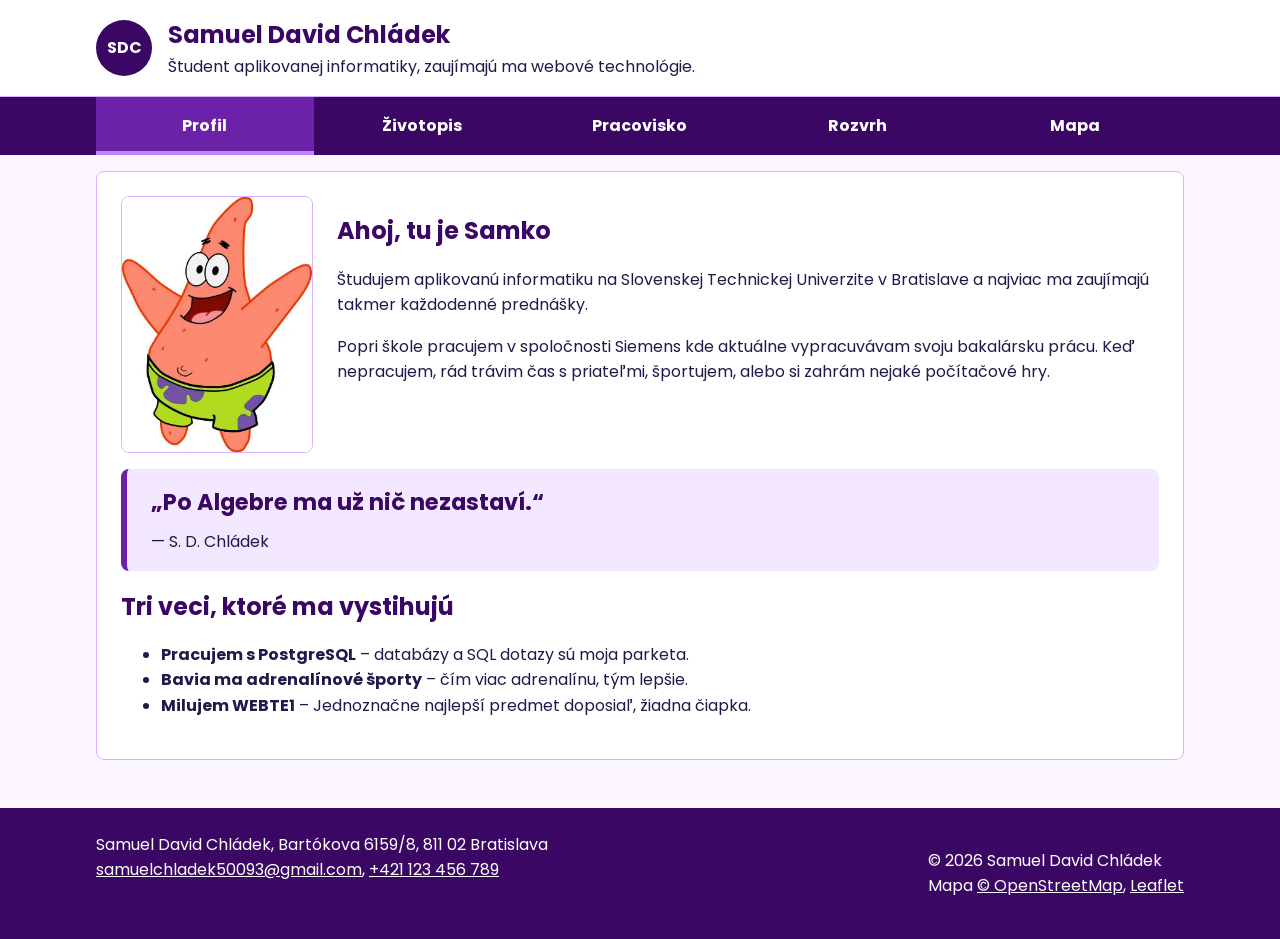
<file: index.html>
<!doctype html>
<html lang="sk">
<head>
  <meta charset="utf-8">
  <meta name="viewport" content="width=device-width, initial-scale=1">
  <title>Profil | Samuel David Chládek</title>
  <meta name="description" content="Ahoj, som Samuel David Chládek, študent 3. ročníka aplikovanej informatiky na FEI STU v Bratislave. Pozri sa, kto som a čo ma baví.">
  <meta property="og:title" content="Samuel David Chládek – profil">
  <meta property="og:description" content="Študent aplikovanej informatiky na FEI STU. Pracujem s PostgreSQL, bavia ma adrenalínové športy a hudba.">
  <meta property="og:image" content="img/og-image.png">
  <link rel="icon" href="favicon.ico">
  <link rel="stylesheet" href="css/styles.css">
</head>
<body>
  <a class="skip-link" href="#main">Preskočiť na obsah</a>

  <header class="header">
    <div class="container header__inner">
      <div class="logo">SDC</div>
      <div>
        <p class="header__name">Samuel David Chládek</p>
        <p class="header__slogan">Študent aplikovanej informatiky, zaujímajú ma webové technológie.</p>
      </div>
      <button class="button menu-button" type="button" aria-expanded="false">Menu</button>
    </div>
  </header>

  <nav class="nav">
    <ul class="container nav__list">
      <li class="nav__item"><a class="nav__link nav__link--active" href="index.html" aria-current="page">Profil</a></li>
      <li class="nav__item"><a class="nav__link" href="pages/cv.html">Životopis</a></li>
      <li class="nav__item"><a class="nav__link" href="pages/workspace.html">Pracovisko</a></li>
      <li class="nav__item"><a class="nav__link" href="pages/schedule.html">Rozvrh</a></li>
      <li class="nav__item"><a class="nav__link" href="pages/map.html">Mapa</a></li>
    </ul>
  </nav>

  <main id="main" class="container main">
    <section class="card profile">
      <img class="profile__photo" src="img/me.jpg" alt="Moja fotka: Patrik zo SpongeBob-a" width="309" height="416" loading="lazy">
      <h1>Ahoj, tu je Samko</h1>
      <p>Študujem aplikovanú informatiku na Slovenskej Technickej Univerzite v Bratislave a najviac ma zaujímajú takmer každodenné prednášky.</p>
      <p>Popri škole pracujem v spoločnosti Siemens kde aktuálne vypracuvávam svoju bakalársku prácu. Keď nepracujem, rád trávim čas s priateľmi, športujem, alebo si zahrám nejaké počítačové hry.</p>

      <aside class="quote">
        <blockquote>„Po Algebre ma už nič nezastaví.“</blockquote>
        <p>— S. D. Chládek</p>
      </aside>

      <h2>Tri veci, ktoré ma vystihujú</h2>
      <ul>
        <li><strong>Pracujem s PostgreSQL</strong> – databázy a SQL dotazy sú moja parketa.</li>
        <li><strong>Bavia ma adrenalínové športy</strong> – čím viac adrenalínu, tým lepšie.</li>
        <li><strong>Milujem WEBTE1</strong> – Jednoznačne najlepší predmet doposiaľ, žiadna čiapka.</li>
      </ul>
    </section>
  </main>

  <footer class="footer">
    <div class="container footer__inner">
      <address>
        Samuel David Chládek, Bartókova 6159/8, 811 02 Bratislava<br>
        <a href="mailto:samuelchladek50093@gmail.com">samuelchladek50093@gmail.com</a>, <a href="tel:+421123456789">+421 123 456 789</a>
      </address>
      <p>
        © 2026 Samuel David Chládek<br>
        Mapa <a href="https://www.openstreetmap.org/copyright">© OpenStreetMap</a>, <a href="https://leafletjs.com/">Leaflet</a>
      </p>
    </div>
  </footer>

  <script src="js/script.js"></script>
</body>
</html>
</file>
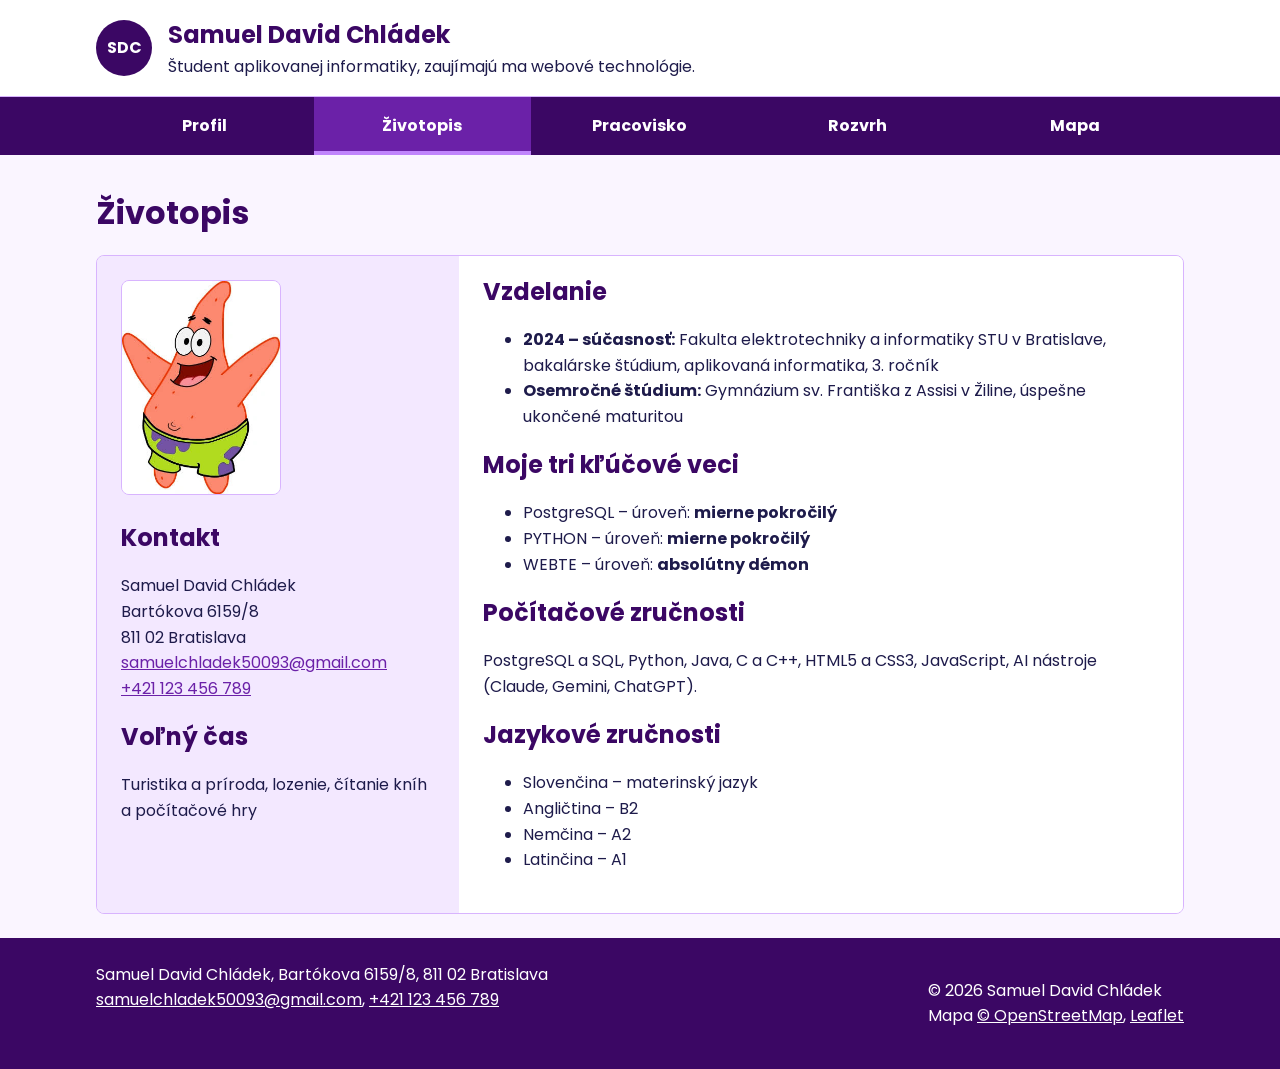
<file: pages/cv.html>
<!doctype html>
<html lang="sk">
<head>
  <meta charset="utf-8">
  <meta name="viewport" content="width=device-width, initial-scale=1">
  <title>Životopis | Samuel David Chládek</title>
  <meta name="description" content="Životopis Samuela Davida Chládeka: vzdelanie, počítačové a jazykové zručnosti a kontakt.">
  <meta property="og:title" content="Samuel David Chládek – životopis">
  <meta property="og:description" content="Vzdelanie, zručnosti a kontakt študenta aplikovanej informatiky na FEI STU.">
  <meta property="og:image" content="../img/og-image.png">
  <link rel="icon" href="../favicon.ico">
  <link rel="stylesheet" href="../css/styles.css">
  <link rel="stylesheet" href="../css/print.css">
</head>
<body>
  <a class="skip-link" href="#main">Preskočiť na obsah</a>

  <header class="header">
    <div class="container header__inner">
      <div class="logo">SDC</div>
      <div>
        <p class="header__name">Samuel David Chládek</p>
        <p class="header__slogan">Študent aplikovanej informatiky, zaujímajú ma webové technológie.</p>
      </div>
      <button class="button menu-button" type="button" aria-expanded="false">Menu</button>
    </div>
  </header>

  <nav class="nav">
    <ul class="container nav__list">
      <li class="nav__item"><a class="nav__link" href="../index.html">Profil</a></li>
      <li class="nav__item"><a class="nav__link nav__link--active" href="cv.html" aria-current="page">Životopis</a></li>
      <li class="nav__item"><a class="nav__link" href="workspace.html">Pracovisko</a></li>
      <li class="nav__item"><a class="nav__link" href="schedule.html">Rozvrh</a></li>
      <li class="nav__item"><a class="nav__link" href="map.html">Mapa</a></li>
    </ul>
  </nav>

  <main id="main" class="container main">
    <h1>Životopis</h1>
    <div class="cv">
      <section class="cv__side">
        <img class="cv__photo" src="../img/me.jpg" alt="Moja fotka: Patrik zo SpongeBob-a" width="309" height="416" loading="lazy">
        <h2>Kontakt</h2>
        <address>
          Samuel David Chládek<br>
          Bartókova 6159/8<br>
          811 02 Bratislava<br>
          <a href="mailto:samuelchladek50093@gmail.com">samuelchladek50093@gmail.com</a><br>
          <a href="tel:+421123456789">+421 123 456 789</a>
        </address>
        <h2>Voľný čas</h2>
        <p>Turistika a príroda, lozenie, čítanie kníh a počítačové hry</p>
      </section>

      <section class="cv__main">
        <h2>Vzdelanie</h2>
        <ul>
          <li><strong>2024 – súčasnosť:</strong> Fakulta elektrotechniky a informatiky STU v Bratislave, bakalárske štúdium, aplikovaná informatika, 3. ročník</li>
          <li><strong>Osemročné štúdium:</strong> Gymnázium sv. Františka z Assisi v Žiline, úspešne ukončené maturitou</li>
        </ul>

        <h2>Moje tri kľúčové veci</h2>
        <ul>
          <li>PostgreSQL – úroveň: <strong>mierne pokročilý</strong></li>
          <li>PYTHON – úroveň: <strong>mierne pokročilý</strong></li>
          <li>WEBTE – úroveň: <strong>absolútny démon</strong></li>
        </ul>

        <h2>Počítačové zručnosti</h2>
        <p>PostgreSQL a SQL, Python, Java, C a C++, HTML5 a CSS3, JavaScript, AI nástroje (Claude, Gemini, ChatGPT).</p>

        <h2>Jazykové zručnosti</h2>
        <ul>
          <li>Slovenčina – materinský jazyk</li>
          <li>Angličtina – B2</li>
          <li>Nemčina – A2</li>
          <li>Latinčina – A1</li>
        </ul>
      </section>
    </div>
  </main>

  <footer class="footer">
    <div class="container footer__inner">
      <address>
        Samuel David Chládek, Bartókova 6159/8, 811 02 Bratislava<br>
        <a href="mailto:samuelchladek50093@gmail.com">samuelchladek50093@gmail.com</a>, <a href="tel:+421123456789">+421 123 456 789</a>
      </address>
      <p>
        © 2026 Samuel David Chládek<br>
        
        Mapa <a href="https://www.openstreetmap.org/copyright">© OpenStreetMap</a>, <a href="https://leafletjs.com/">Leaflet</a>
      </p>
    </div>
  </footer>

  <script src="../js/script.js"></script>
</body>
</html>
</file>
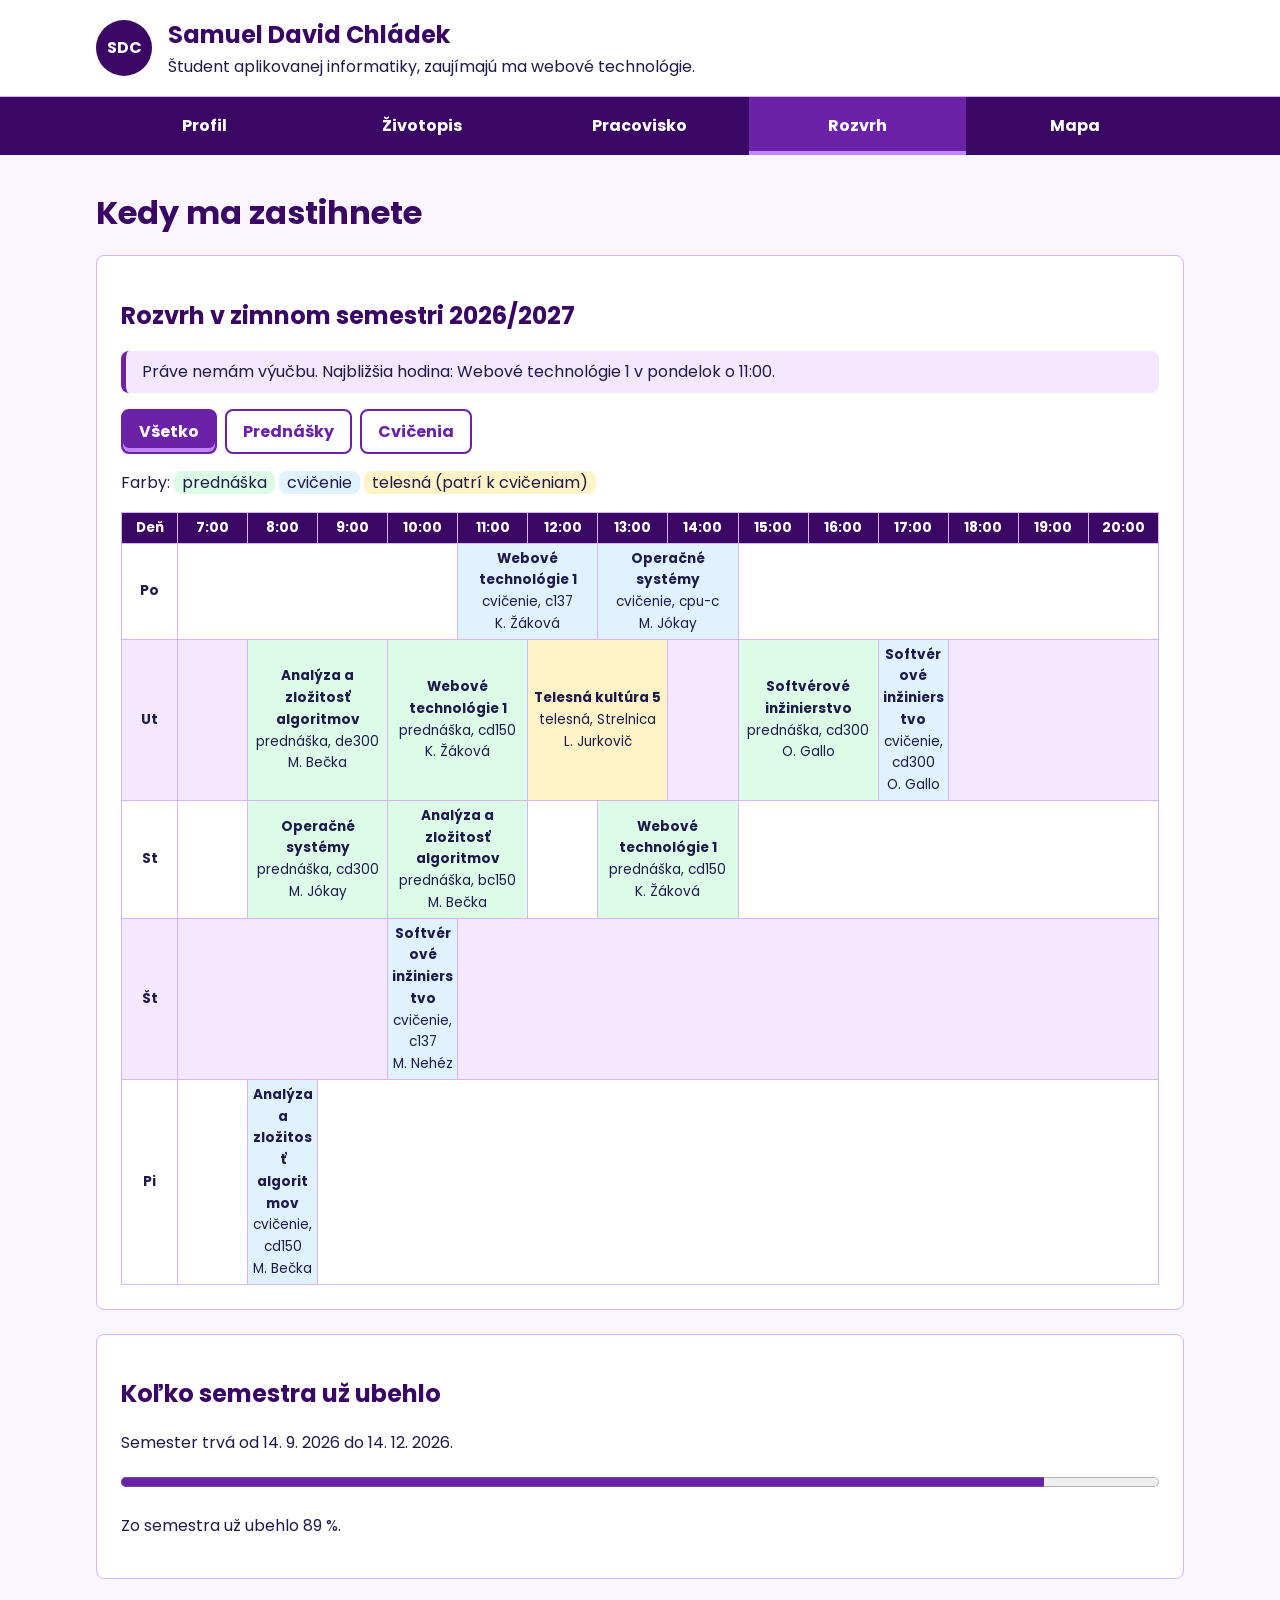
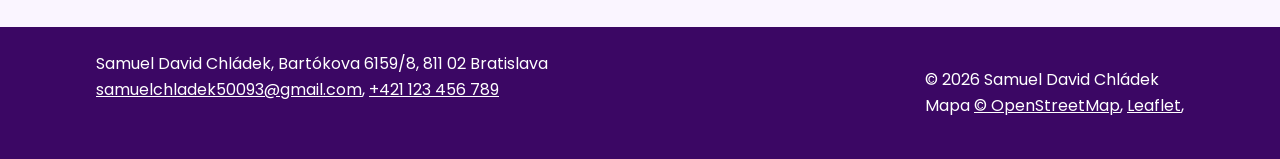
<file: pages/schedule.html>
<!doctype html>
<html lang="sk">
<head>
  <meta charset="utf-8">
  <meta name="viewport" content="width=device-width, initial-scale=1">
  <title>Rozvrh | Samuel David Chládek</title>
  <meta name="description" content="Môj rozvrh v zimnom semestri 2026/2027 na FEI STU – kedy ma zastihneš a kedy mám voľno.">
  <meta property="og:title" content="Samuel David Chládek – kedy ma zastihnete">
  <meta property="og:description" content="Rozvrh hodín na FEI STU so zvýraznením práve prebiehajúcej hodiny.">
  <meta property="og:image" content="../img/og-image.png">
  <link rel="icon" href="../favicon.ico">
  <link rel="stylesheet" href="../css/styles.css">
</head>
<body>
  <a class="skip-link" href="#main">Preskočiť na obsah</a>

  <header class="header">
    <div class="container header__inner">
      <div class="logo">SDC</div>
      <div>
        <p class="header__name">Samuel David Chládek</p>
        <p class="header__slogan">Študent aplikovanej informatiky, zaujímajú ma webové technológie.</p>
      </div>
      <button class="button menu-button" type="button" aria-expanded="false">Menu</button>
    </div>
  </header>

  <nav class="nav">
    <ul class="container nav__list">
      <li class="nav__item"><a class="nav__link" href="../index.html">Profil</a></li>
      <li class="nav__item"><a class="nav__link" href="cv.html">Životopis</a></li>
      <li class="nav__item"><a class="nav__link" href="workspace.html">Pracovisko</a></li>
      <li class="nav__item"><a class="nav__link nav__link--active" href="schedule.html" aria-current="page">Rozvrh</a></li>
      <li class="nav__item"><a class="nav__link" href="map.html">Mapa</a></li>
    </ul>
  </nav>

  <main id="main" class="container main">
    <h1>Kedy ma zastihnete</h1>
    <section class="card">
      <h2>Rozvrh v zimnom semestri 2026/2027</h2>
      <p class="message" id="schedule-status">Ktorá hodina práve prebieha, ti ukážem so zapnutým JavaScriptom.</p>

      <div class="filters">
        <button class="button button--active" type="button" data-filter="all" aria-pressed="true">Všetko</button>
        <button class="button" type="button" data-filter="lecture" aria-pressed="false">Prednášky</button>
        <button class="button" type="button" data-filter="exercise" aria-pressed="false">Cvičenia</button>
      </div>
      <p>Farby: <span class="legend" data-type="lecture">prednáška</span> <span class="legend" data-type="exercise">cvičenie</span> <span class="legend" data-type="sport">telesná (patrí k cvičeniam)</span></p>

      <p class="message" id="filter-message" hidden>Pre tento filter nemám v rozvrhu žiadnu hodinu.</p>
      <div class="table-wrap" tabindex="0">
        <table class="schedule">
          <thead>
            <tr>
              <th class="schedule__first">Deň</th>
              <th>7:00</th>
              <th>8:00</th>
              <th>9:00</th>
              <th>10:00</th>
              <th>11:00</th>
              <th>12:00</th>
              <th>13:00</th>
              <th>14:00</th>
              <th>15:00</th>
              <th>16:00</th>
              <th>17:00</th>
              <th>18:00</th>
              <th>19:00</th>
              <th>20:00</th>
            </tr>
          </thead>
          <tbody>
            <tr>
              <th>Po</th>
              <td colspan="4"></td>
              <td colspan="2" data-type="exercise" data-day="1" data-start="11:00" data-end="12:50"><b>Webové technológie 1</b><br>cvičenie, c137<br>K. Žáková</td>
              <td colspan="2" data-type="exercise" data-day="1" data-start="13:00" data-end="14:50"><b>Operačné systémy</b><br>cvičenie, cpu-c<br>M. Jókay</td>
              <td colspan="6"></td>
            </tr>
            <tr>
              <th>Ut</th>
              <td></td>
              <td colspan="2" data-type="lecture" data-day="2" data-start="8:00" data-end="9:50"><b>Analýza a zložitosť algoritmov</b><br>prednáška, de300<br>M. Bečka</td>
              <td colspan="2" data-type="lecture" data-day="2" data-start="10:00" data-end="11:50"><b>Webové technológie 1</b><br>prednáška, cd150<br>K. Žáková</td>
              <td colspan="2" data-type="sport" data-day="2" data-start="12:00" data-end="13:50"><b>Telesná kultúra 5</b><br>telesná, Strelnica<br>L. Jurkovič</td>
              <td></td>
              <td colspan="2" data-type="lecture" data-day="2" data-start="15:00" data-end="16:50"><b>Softvérové inžinierstvo</b><br>prednáška, cd300<br>O. Gallo</td>
              <td data-type="exercise" data-day="2" data-start="17:00" data-end="17:50"><b>Softvérové inžinierstvo</b><br>cvičenie, cd300<br>O. Gallo</td>
              <td colspan="3"></td>
            </tr>
            <tr>
              <th>St</th>
              <td></td>
              <td colspan="2" data-type="lecture" data-day="3" data-start="8:00" data-end="9:50"><b>Operačné systémy</b><br>prednáška, cd300<br>M. Jókay</td>
              <td colspan="2" data-type="lecture" data-day="3" data-start="10:00" data-end="11:50"><b>Analýza a zložitosť algoritmov</b><br>prednáška, bc150<br>M. Bečka</td>
              <td></td>
              <td colspan="2" data-type="lecture" data-day="3" data-start="13:00" data-end="14:50"><b>Webové technológie 1</b><br>prednáška, cd150<br>K. Žáková</td>
              <td colspan="6"></td>
            </tr>
            <tr>
              <th>Št</th>
              <td colspan="3"></td>
              <td data-type="exercise" data-day="4" data-start="10:00" data-end="10:50"><b>Softvérové inžinierstvo</b><br>cvičenie, c137<br>M. Nehéz</td>
              <td colspan="10"></td>
            </tr>
            <tr>
              <th>Pi</th>
              <td></td>
              <td data-type="exercise" data-day="5" data-start="8:00" data-end="8:50"><b>Analýza a zložitosť algoritmov</b><br>cvičenie, cd150<br>M. Bečka</td>
              <td colspan="12"></td>
            </tr>
          </tbody>
        </table>
      </div>
    </section>

    <section class="card">
      <h2>Koľko semestra už ubehlo</h2>
      <p>Semester trvá od 14. 9. 2026 do 14. 12. 2026.</p>
      <progress class="progress" id="semester-progress" max="100" value="0"></progress>
      <p id="semester-label">Percento sa zobrazí so zapnutým JavaScriptom.</p>
    </section>
  </main>

  <footer class="footer">
    <div class="container footer__inner">
      <address>
        Samuel David Chládek, Bartókova 6159/8, 811 02 Bratislava<br>
        <a href="mailto:samuelchladek50093@gmail.com">samuelchladek50093@gmail.com</a>, <a href="tel:+421123456789">+421 123 456 789</a>
      </address>
      <p>
        © 2026 Samuel David Chládek<br>
        Mapa <a href="https://www.openstreetmap.org/copyright">© OpenStreetMap</a>, <a href="https://leafletjs.com/">Leaflet</a>,
      </p>
    </div>
  </footer>

  <script src="../js/script.js"></script>
</body>
</html>
</file>
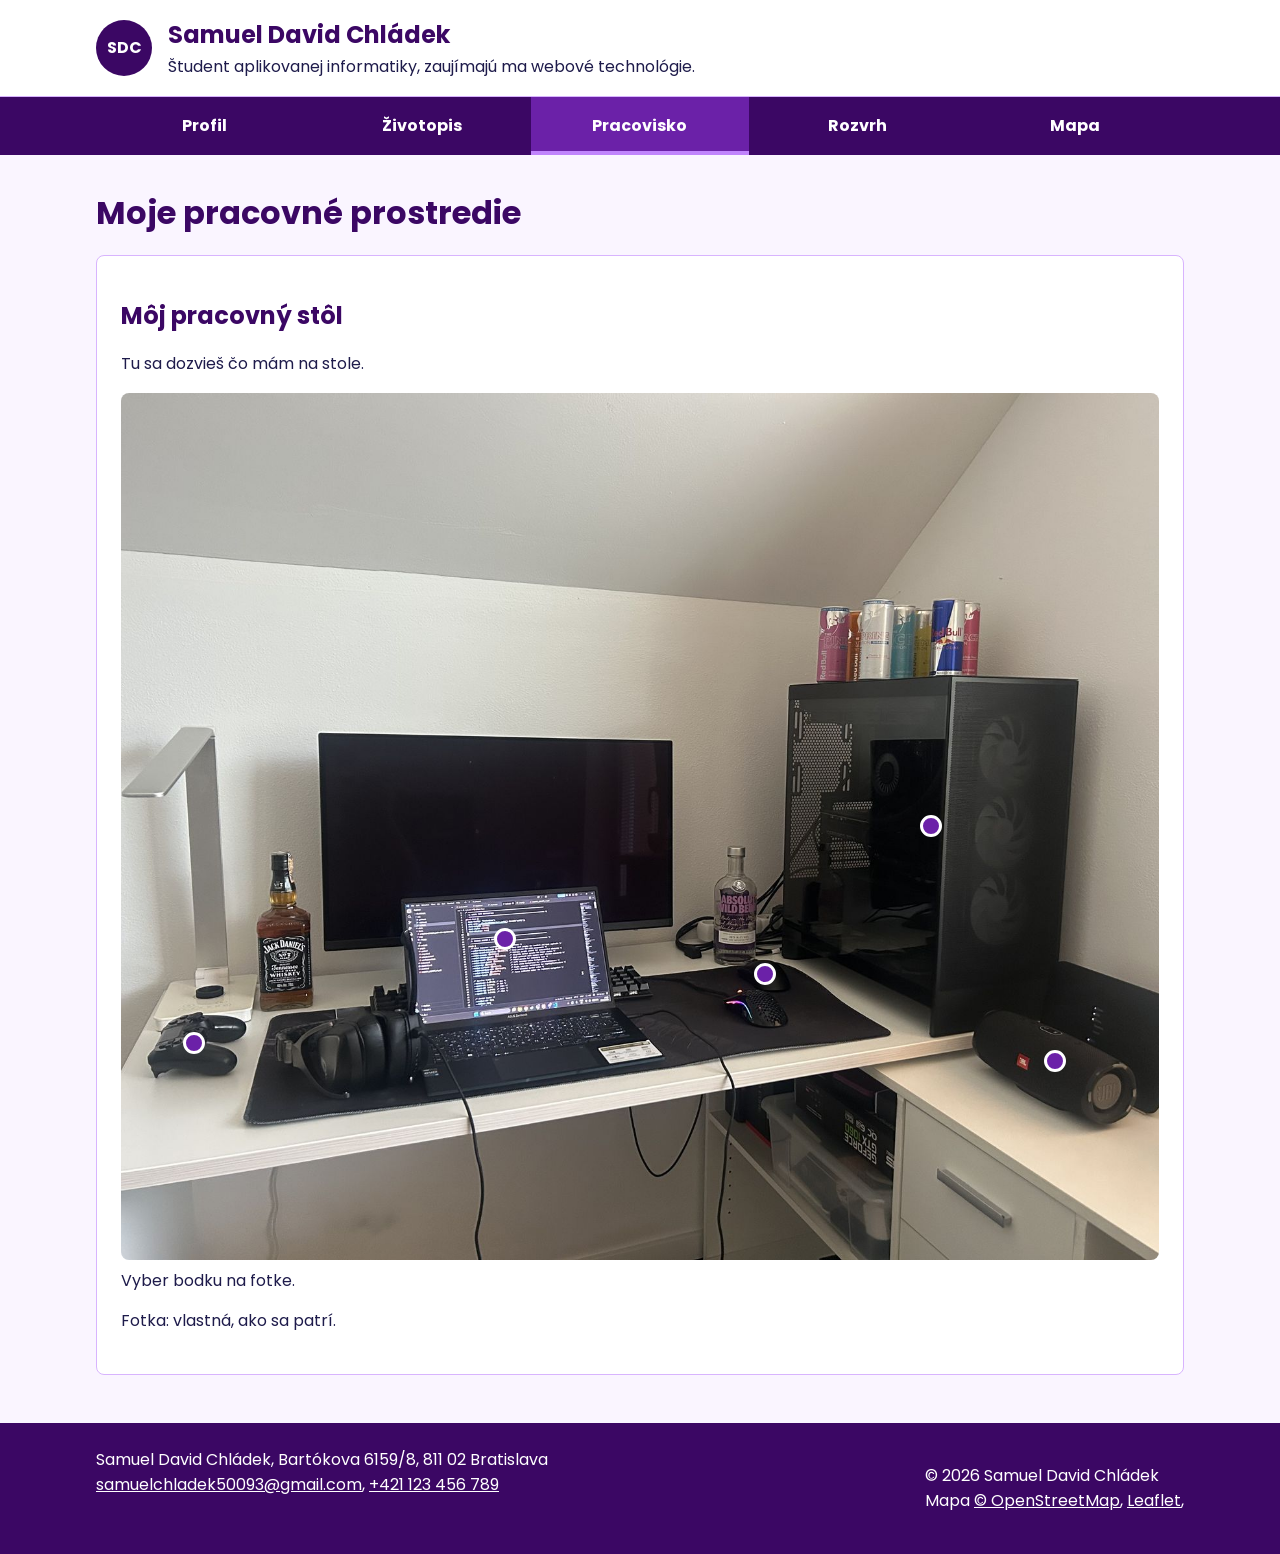
<file: pages/workspace.html>
<!doctype html>
<html lang="sk">
<head>
  <meta charset="utf-8">
  <meta name="viewport" content="width=device-width, initial-scale=1">
  <title>Pracovisko | Samuel David Chládek</title>
  <meta name="description" content="Interaktívna fotka môjho pracovného stola – ukáž na veci a dozvieš sa, na čom pracujem.">
  <meta property="og:title" content="Samuel David Chládek – moje pracovné prostredie">
  <meta property="og:description" content="Pozri sa, ako vyzerá môj pracovný stôl a čo na ňom mám.">
  <meta property="og:image" content="../img/og-image.png">
  <link rel="icon" href="../favicon.ico">
  <link rel="stylesheet" href="../css/styles.css">
</head>
<body>
  <a class="skip-link" href="#main">Preskočiť na obsah</a>

  <header class="header">
    <div class="container header__inner">
      <div class="logo">SDC</div>
      <div>
        <p class="header__name">Samuel David Chládek</p>
        <p class="header__slogan">Študent aplikovanej informatiky, zaujímajú ma webové technológie.</p>
      </div>
      <button class="button menu-button" type="button" aria-expanded="false">Menu</button>
    </div>
  </header>

  <nav class="nav">
    <ul class="container nav__list">
      <li class="nav__item"><a class="nav__link" href="../index.html">Profil</a></li>
      <li class="nav__item"><a class="nav__link" href="cv.html">Životopis</a></li>
      <li class="nav__item"><a class="nav__link nav__link--active" href="workspace.html" aria-current="page">Pracovisko</a></li>
      <li class="nav__item"><a class="nav__link" href="schedule.html">Rozvrh</a></li>
      <li class="nav__item"><a class="nav__link" href="map.html">Mapa</a></li>
    </ul>
  </nav>

  <main id="main" class="container main">
    <h1>Moje pracovné prostredie</h1>
    <section class="card">
      <h2>Môj pracovný stôl</h2>
      <p>Tu sa dozvieš čo mám na stole.</p>
      <div class="workspace">
        <img class="workspace__image" src="../img/workspace.jpg" alt="Môj stôl: notebook, počítač, klávesnica, myš, monitor, alkohol" width="1600" height="1337" loading="lazy">
        <p class="workspace__hint">Vyber bodku na fotke.</p>
      </div>
      <p>Fotka: vlastná, ako sa patrí.</p>
      <noscript>
        <p>Bodky sa zobrazia so zapnutým JavaScriptom. </p>
      </noscript>
    </section>
  </main>

  <footer class="footer">
    <div class="container footer__inner">
      <address>
        Samuel David Chládek, Bartókova 6159/8, 811 02 Bratislava<br>
        <a href="mailto:samuelchladek50093@gmail.com">samuelchladek50093@gmail.com</a>, <a href="tel:+421123456789">+421 123 456 789</a>
      </address>
      <p>
        © 2026 Samuel David Chládek<br>
        Mapa <a href="https://www.openstreetmap.org/copyright">© OpenStreetMap</a>, <a href="https://leafletjs.com/">Leaflet</a>,
      </p>
    </div>
  </footer>

  <script src="../js/script.js"></script>
</body>
</html>
</file>
<file: css/styles.css>
/* ===== Fonts ===== */
@font-face {
  font-family: "Poppins";
  src: url("../fonts/poppins-regular.woff2") format("woff2");
  font-weight: 400;
}

@font-face {
  font-family: "Poppins";
  src: url("../fonts/poppins-bold.woff2") format("woff2");
  font-weight: 700;
}

/* ===== Colors and sizes (the only place with colors) ===== */
:root {
  --color-brand: #3b0764;
  --color-brand-light: #6b21a8;
  --color-accent: #c084fc;
  --color-text: #1e1b4b;
  --color-text-light: #ffffff;
  --color-heading: #3b0764;
  --color-link: #6b21a8;
  --color-bg: #faf5ff;
  --color-surface: #ffffff;
  --color-surface-alt: #f3e8ff;
  --color-border: #d8b4fe;
  --color-lecture: #dcfce7;
  --color-exercise: #e0f2fe;
  --color-sport: #fef3c7;
  --radius: 0.5rem;
  --space: 1rem;
  --space-lg: 1.5rem;
}

/* Dark mode: only the colors change */
@media (prefers-color-scheme: dark) {
  :root {
    --color-brand: #2e1065;
    --color-brand-light: #5b21b6;
    --color-text: #ede9fe;
    --color-heading: #e9d5ff;
    --color-link: #d8b4fe;
    --color-bg: #1a1025;
    --color-surface: #241634;
    --color-surface-alt: #2e1a47;
    --color-border: #4c1d95;
    --color-lecture: #14532d;
    --color-exercise: #0c4a6e;
    --color-sport: #713f12;
  }
}

/* ===== Base ===== */
* {
  box-sizing: border-box;
}

body {
  margin: 0;
  font-family: "Poppins", Arial, sans-serif;
  line-height: 1.6;
  color: var(--color-text);
  background-color: var(--color-bg);
}

h1,
h2,
h3 {
  line-height: 1.3;
  color: var(--color-heading);
}

a {
  color: var(--color-link);
}

img {
  max-width: 100%;
  height: auto;
}

address {
  font-style: normal;
}

:focus-visible {
  outline: 3px solid var(--color-accent);
  outline-offset: 2px;
}

.container {
  max-width: 70rem;
  margin: 0 auto;
  padding: 0 var(--space);
}

.main {
  padding-top: var(--space);
  padding-bottom: var(--space-lg);
}

.card {
  margin-bottom: var(--space-lg);
  padding: var(--space-lg);
  background-color: var(--color-surface);
  border: 1px solid var(--color-border);
  border-radius: var(--radius);
}

.message {
  padding: 0.5rem var(--space);
  background-color: var(--color-surface-alt);
  border-left: 5px solid var(--color-brand-light);
  border-radius: var(--radius);
}

/* ===== Buttons (filters, map, menu) ===== */
.button {
  padding: 0.5rem var(--space);
  font: inherit;
  font-weight: 700;
  color: var(--color-link);
  background-color: var(--color-surface);
  border: 2px solid var(--color-link);
  border-radius: var(--radius);
  cursor: pointer;
}

.button:hover {
  background-color: var(--color-surface-alt);
}

/* Active menu item and active filter look the same */
.nav__link--active,
.button--active,
.button--active:hover {
  color: var(--color-text-light);
  background-color: var(--color-brand-light);
  box-shadow: inset 0 -4px 0 var(--color-accent);
}

/* ===== Skip link ===== */
.skip-link {
  position: absolute;
  top: -5rem;
  left: var(--space);
  padding: 0.5rem var(--space);
  color: var(--color-text-light);
  background-color: var(--color-brand);
}

.skip-link:focus {
  top: var(--space);
}

/* ===== Header ===== */
.header {
  background-color: var(--color-surface);
  border-bottom: 1px solid var(--color-border);
}

.header__inner {
  display: flex;
  align-items: center;
  gap: var(--space);
  padding-top: var(--space);
  padding-bottom: var(--space);
}

.logo {
  display: flex;
  align-items: center;
  justify-content: center;
  flex-shrink: 0;
  width: 3.5rem;
  height: 3.5rem;
  font-weight: 700;
  color: var(--color-text-light);
  background-color: var(--color-brand);
  border-radius: 50%;
}

.header__name {
  margin: 0;
  font-size: 1.5rem;
  font-weight: 700;
  color: var(--color-heading);
}

.header__slogan {
  margin: 0;
}

.menu-button {
  display: none;
  margin-left: auto;
}

/* ===== Navigation ===== */
.nav {
  background-color: var(--color-brand);
}

.nav__list {
  display: flex;
  list-style: none;
}

.nav__item {
  flex: 1;
}

.nav__link {
  display: block;
  padding: var(--space);
  font-weight: 700;
  text-align: center;
  text-decoration: none;
  color: var(--color-text-light);
}

.nav__link:hover {
  background-color: var(--color-brand-light);
}

/* ===== Footer ===== */
.footer {
  padding: var(--space-lg) 0;
  color: var(--color-text-light);
  background-color: var(--color-brand);
}

.footer a {
  color: var(--color-text-light);
}

.footer__inner {
  display: flex;
  flex-wrap: wrap;
  justify-content: space-between;
  gap: var(--space);
}

/* ===== Profile (index.html) ===== */
/* flow-root: the card wraps around the floated photo */
.profile {
  display: flow-root;
}

.profile__photo {
  float: left;
  width: 12rem;
  margin: 0 var(--space-lg) var(--space) 0;
  border: 1px solid var(--color-border);
  border-radius: var(--radius);
}

/* clear: the quote starts below the photo, so they do not overlap */
.quote {
  clear: both;
  padding: var(--space) var(--space-lg);
  background-color: var(--color-surface-alt);
  border-left: 6px solid var(--color-brand-light);
  border-radius: var(--radius);
}

.quote blockquote {
  margin: 0;
  font-size: 1.4rem;
  font-weight: 700;
  color: var(--color-heading);
}

.quote p {
  margin: 0.5rem 0 0;
}

/* ===== CV (cv.html) - grid, no float ===== */
.cv {
  display: grid;
  grid-template-columns: 1fr 2fr;
  overflow: hidden;
  border: 1px solid var(--color-border);
  border-radius: var(--radius);
}

.cv__side,
.cv__main {
  padding: 0 var(--space-lg) var(--space-lg);
}

.cv__side {
  overflow-wrap: anywhere;
  background-color: var(--color-surface-alt);
}

.cv__main {
  background-color: var(--color-surface);
}

.cv__photo {
  width: 10rem;
  margin-top: var(--space-lg);
  border: 1px solid var(--color-border);
  border-radius: var(--radius);
}

/* ===== Workspace (workspace.html) ===== */
/* Dots and panels are placed inside this box */
.workspace {
  position: relative;
  margin-bottom: 3rem;
}

.workspace__image {
  display: block;
  width: 100%;
  border-radius: var(--radius);
}

.workspace__hint {
  position: absolute;
  top: 100%;
  left: 0;
  right: 0;
  margin: 0;
  padding: 0.5rem 0;
}

/* --x and --y are set by JavaScript (in %) */
.hotspot__dot {
  position: absolute;
  left: var(--x);
  top: var(--y);
  width: 22px;
  height: 22px;
  padding: 0;
  background-color: var(--color-brand-light);
  border: 3px solid var(--color-text-light);
  border-radius: 50%;
  cursor: pointer;
  transform: translate(-50%, -50%);
  transition: width 0.2s, height 0.2s;
}

.hotspot__dot:hover,
.hotspot__dot:focus-visible {
  width: 30px;
  height: 30px;
}

/* Panel above the dot */
.hotspot__panel {
  position: absolute;
  left: var(--x);
  top: var(--y);
  z-index: 2;
  width: 16rem;
  margin-top: -20px;
  padding: var(--space);
  background-color: var(--color-surface);
  border: 1px solid var(--color-border);
  border-radius: var(--radius);
  transform: translate(0, -100%);
  visibility: hidden;
}

/* Dots on the right side open the panel to the left */
.hotspot--right .hotspot__panel {
  transform: translate(-100%, -100%);
}

.hotspot__panel h3 {
  margin: 0 0 0.25rem;
}

.hotspot__panel p {
  margin: 0;
}

/* Show the panel on hover or keyboard focus - CSS only */
.hotspot:hover .hotspot__panel,
.hotspot:focus-within .hotspot__panel {
  visibility: visible;
}

/* ===== Schedule (schedule.html) ===== */
.filters {
  display: flex;
  flex-wrap: wrap;
  gap: 0.5rem;
}

.legend {
  padding: 0 0.5rem;
  border-radius: var(--radius);
}

.table-wrap {
  overflow-x: auto;
}

.schedule {
  width: 100%;
  min-width: 60rem;
  border-collapse: collapse;
  table-layout: fixed;
  font-size: 0.85rem;
}

.schedule th,
.schedule td {
  padding: 0.25rem;
  text-align: center;
  border: 1px solid var(--color-border);
  overflow-wrap: break-word;
  hyphens: auto;
}

.schedule thead th {
  color: var(--color-text-light);
  background-color: var(--color-brand);
}

.schedule__first {
  width: 3.5rem;
}

/* Zebra rows */
.schedule tbody tr:nth-of-type(even) {
  background-color: var(--color-surface-alt);
}

[data-type="lecture"] {
  background-color: var(--color-lecture);
}

[data-type="exercise"] {
  background-color: var(--color-exercise);
}

[data-type="sport"] {
  background-color: var(--color-sport);
}

.lesson--current {
  outline: 4px solid var(--color-brand-light);
  outline-offset: -4px;
}

.lesson--hidden {
  color: transparent;
  background-color: transparent;
}

.progress {
  width: 100%;
  height: 1.25rem;
  accent-color: var(--color-brand-light);
}

/* ===== Map (map.html) ===== */
.map-layout {
  display: grid;
  grid-template-columns: 2fr 1fr;
  gap: var(--space-lg);
  align-items: start;
}

.map {
  height: 30rem;
  border-radius: var(--radius);
}

.map-form label {
  display: block;
}

.map-form input {
  width: 100%;
  margin-bottom: 0.5rem;
  padding: 0.5rem;
  font: inherit;
  border: 2px solid var(--color-border);
  border-radius: var(--radius);
}

.point-list {
  padding: 0;
  list-style: none;
}

.point-list .button {
  width: 100%;
  margin-bottom: 0.5rem;
  text-align: left;
}

/* Leaflet draws points and the line as SVG, colors come from here */
.map-point {
  fill: var(--color-accent);
  fill-opacity: 1;
  stroke: var(--color-brand);
}

.map-line {
  stroke: var(--color-brand-light);
  stroke-width: 4;
  stroke-dasharray: 10 6;
}

/* ===== Less motion ===== */
@media (prefers-reduced-motion: reduce) {
  .hotspot__dot {
    transition: none;
  }
}

/* ===== Small screens ===== */
@media screen and (max-width: 768px) {
  .menu-button {
    display: block;
  }

  .nav__list {
    display: none;
    flex-direction: column;
  }

  .nav__list--open {
    display: flex;
  }

  .header__name {
    font-size: 1.2rem;
  }

  .profile__photo {
    width: 8rem;
  }

  .cv,
  .map-layout {
    grid-template-columns: 1fr;
  }

  /* All panels show in one fixed box under the photo */
  .workspace {
    margin-bottom: 9rem;
  }

  .hotspot__panel,
  .hotspot--right .hotspot__panel {
    top: 100%;
    left: 0;
    width: 100%;
    height: 9rem;
    margin-top: 0;
    overflow-y: auto;
    transform: none;
  }

  .workspace__hint {
    height: 9rem;
    padding: var(--space);
    background-color: var(--color-surface-alt);
    border-radius: var(--radius);
  }

  .schedule {
    font-size: 0.75rem;
  }

  .map {
    height: 60vh;
  }
}
</file>
<file: css/print.css>
/* Print version of the CV: one A4 page, no menu, no backgrounds */
@media print {
  :root {
    --color-text: #000000;
    --color-heading: #000000;
    --color-link: #000000;
    --color-bg: #ffffff;
    --color-surface: #ffffff;
    --color-surface-alt: #ffffff;
    --color-border: #999999;
  }

  @page {
    size: A4;
    margin: 12mm;
  }

  body {
    font-size: 10pt;
    line-height: 1.4;
  }

  .skip-link,
  .menu-button,
  .nav,
  .footer {
    display: none;
  }

  .logo {
    color: var(--color-text);
    border: 2px solid var(--color-text);
  }

  .main {
    padding: 0;
  }

  h1 {
    margin: 4mm 0;
    font-size: 16pt;
  }

  h2 {
    margin: 3mm 0 1mm;
    font-size: 12pt;
  }

  .cv {
    grid-template-columns: 1fr 2fr;
    border: none;
  }

  .cv__side,
  .cv__main {
    padding: 0 5mm 0 0;
  }

  .cv__photo {
    width: 30mm;
    margin-top: 0;
  }
}
</file>
